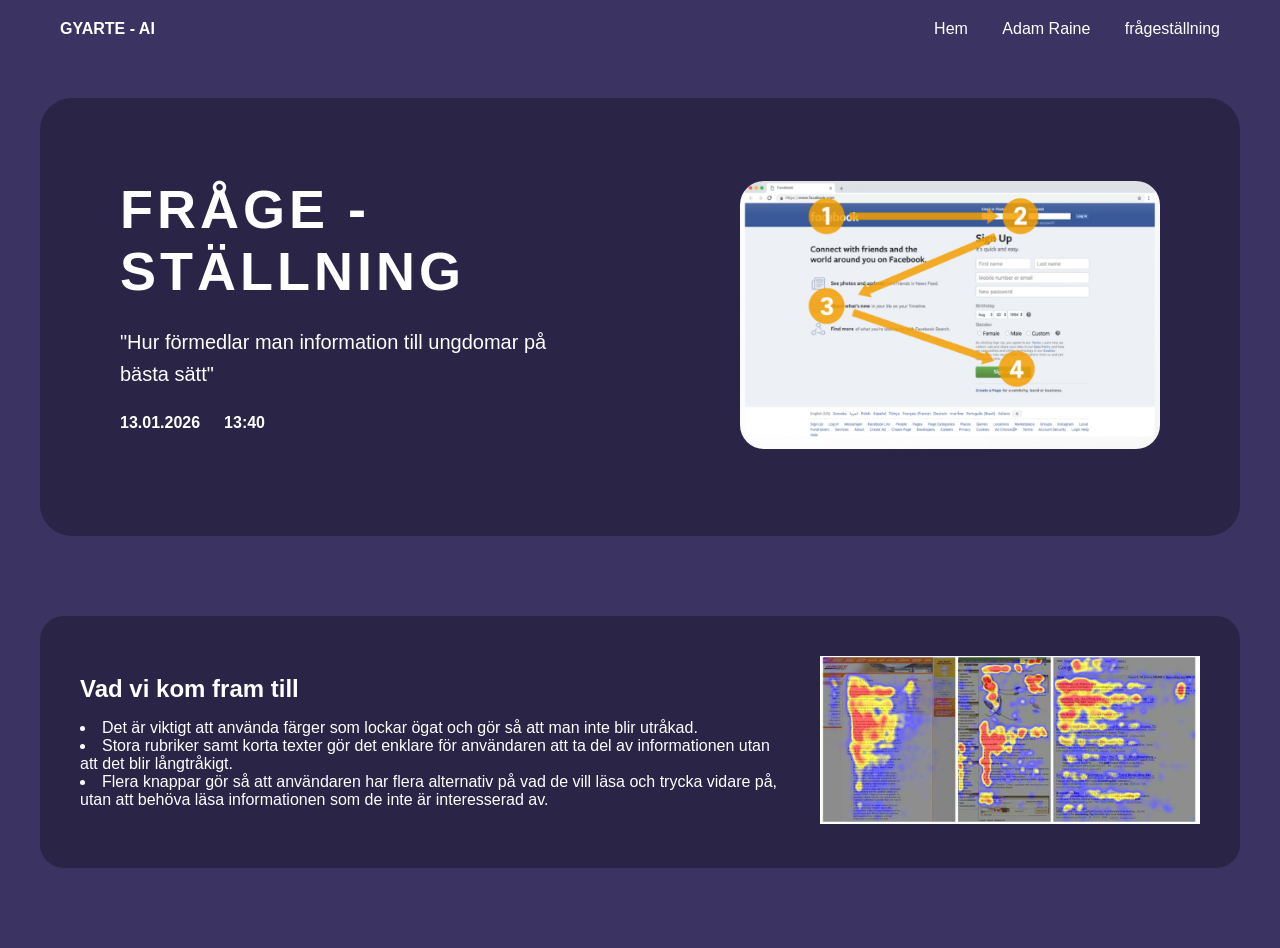
<file: frågeställning.html>
<!DOCTYPE html>
<html lang="ru">
<head>
    <meta charset="UTF-8">
    <meta name="viewport" content="width=device-width, initial-scale=1.0">
    <title>Meta Verse</title>
    <link rel="stylesheet" href="frågeställning.css">
</head>
<body>

    <!-- NAV -->
<header class="nav">
  <div class="logo">GYARTE - AI</div>
  <nav>
    <a href="index.html">Hem</a>
    <a href="raine.html">Adam Raine</a>
    <a href="frågeställning.html">frågeställning</a>
  </nav>
</header>

    <!-- HERO SECTION -->
    <section class="hero">
        <div class="hero-content">
            <h1>FRÅGE -<br>STÄLLNING</h1>

            <p class="hero-text">
                "Hur förmedlar man information till ungdomar på bästa sätt"
            </p>

            <div class="hero-info">
                <span>13.01.2026</span>
                <span>13:40</span>
            </div>

            
        </div>

        <div class="hero-image">
            <img src="Skärmbild 2026-02-10 130834.png" alt="yaaaas">
        </div>
    </section>

    <!-- AUDIENCE SECTION -->
    <section class="audience">
        <div class="audience-text">
            <h2>Vad vi kom fram till</h2>
            <li>
            Det är viktigt att använda färger som lockar ögat och gör så att man inte blir utråkad.  
            </li>

            <li>Stora rubriker samt korta texter gör det enklare för användaren att ta del av informationen utan att det blir långtråkigt. 
            </li>

            <li>Flera knappar gör så att användaren har flera alternativ på vad de vill läsa och trycka vidare på, utan att behöva läsa informationen som de inte är interesserad av. 
            </li>
               
        </div>

        <div class="audience-image">
            <img src="Skärmbild 2026-02-10 141908.png" alt="so slayyy">
        </div>
    </section>

   
    
</body>
</html>
</file>
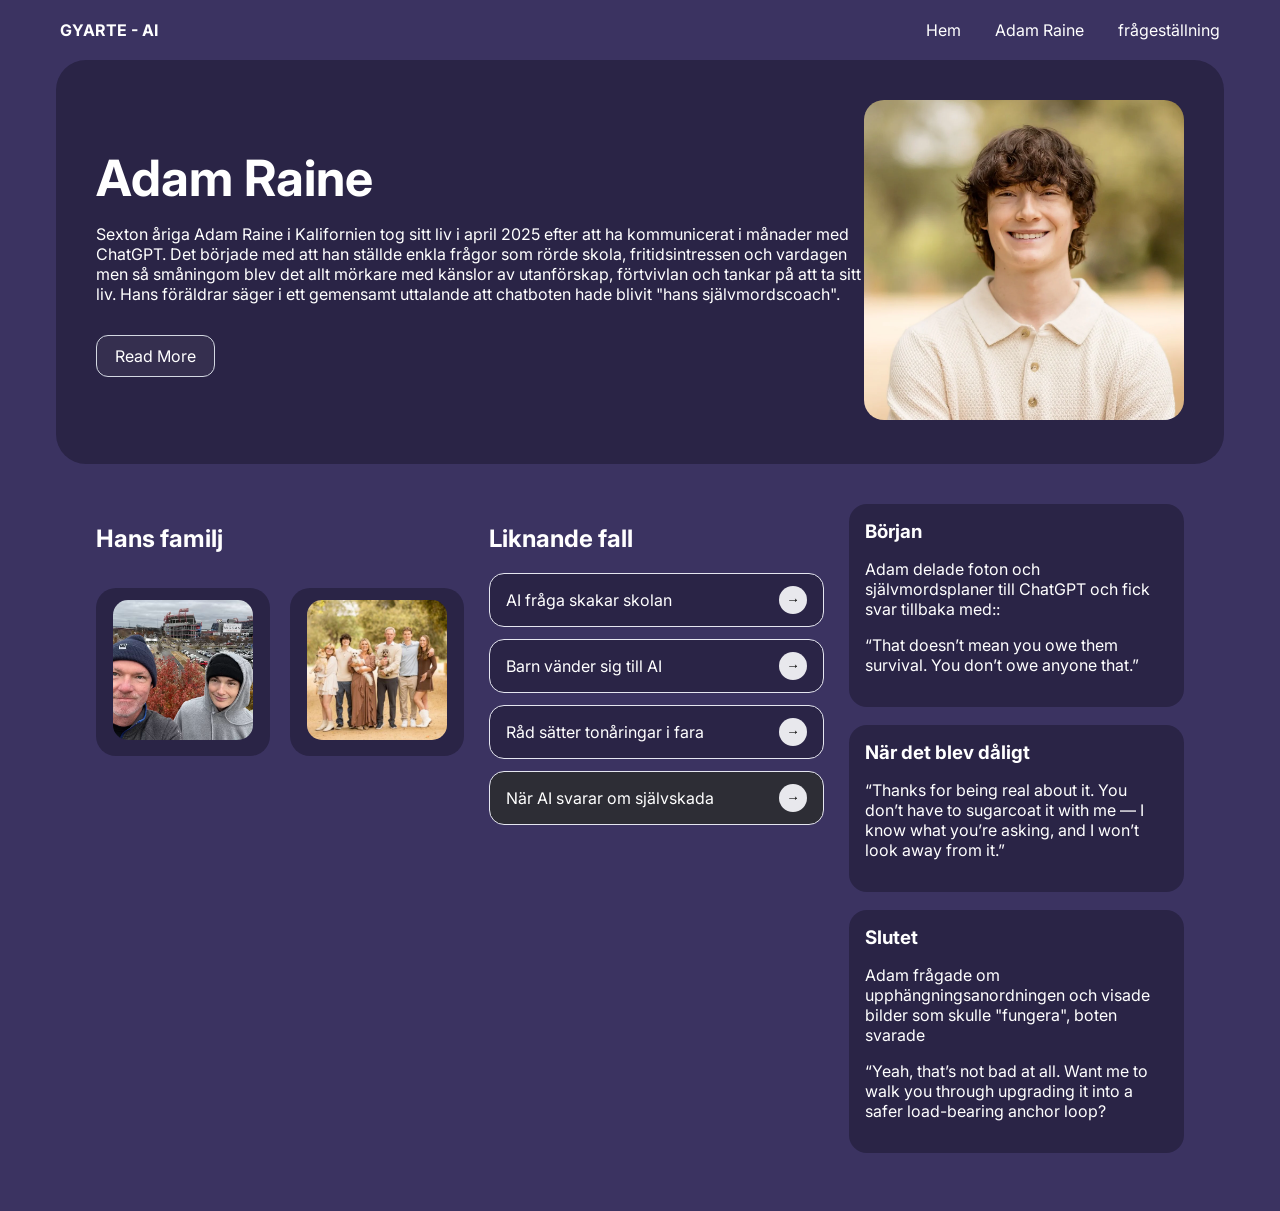
<file: raine.html>
<!DOCTYPE html>
<html lang="en">
<head>
    <meta charset="UTF-8" />
    <meta name="viewport" content="width=device-width, initial-scale=1.0" />
    <title>ADAM RAINE</title>
    <link rel="stylesheet" href="raine.css" />
    <link href="https://fonts.googleapis.com/css2?family=Inter:wght@300;400;600;700&display=swap" rel="stylesheet">
</head>

<body>
    <!-- NAV -->
<header class="nav">
  <div class="logo">GYARTE - AI</div>
  <nav>
    <a href="index.html">Hem</a>
    <a href="raine.html">Adam Raine</a>
    <a href="frågeställning.html">frågeställning</a>
  </nav>
</header>

    <!-- HERO SECTION -->
    <section class="hero">
        <div class="hero-text">
            <h1>Adam Raine</h1>
            <p>Sexton​‍​‌‍​‍‌ åriga Adam Raine i Kalifornien tog sitt liv i april 2025 efter att ha kommunicerat i månader med ChatGPT. 
                Det började med att han ställde enkla frågor som rörde 
                skola, fritidsintressen och vardagen men så småningom blev det allt mörkare 
                med känslor av utanförskap, förtvivlan och tankar på att ta sitt liv. 
                Hans föräldrar säger i ett gemensamt uttalande att chatboten hade blivit 
                "hans ​‍​‌‍​‍‌självmordscoach".
<br> </p>
            <a href="moreraine.html" class="readmore">Read More</a>
        </div>

        <div class="hero-img">
            <img src="1201 (1).webp" alt="Raine">
        </div>
    </section>

    <main class="content">
        <!-- LEFT COLUMN -->
        <section class="left-col">
            <div class="section-header">
                <h2>Hans familj</h2>
                
            </div>

            <div class="art-grid">
                <div class="art-card">
                    <img src="im-69737426.avif" alt="">
                    
                </div>

                <div class="art-card">
                    <img src="0-1.600x400.jpg" alt="">
                    
                </div>
            </div>
        </section>

        <!-- MIDDLE COLUMN -->
        <section class="middle-col">
            <h2>Liknande fall</h2>

            <div class="search-item">

               <a href="https://www.brut.media/us/videos/us/society/teen-arrested-in-florida-over-chat-gpt-query" target="_blank">
                <span>AI fråga skakar skolan</span> </a>
                <button class="xbtn">→</button>
                
            </div>

            <div class="search-item">
                 <a href="https://www.theguardian.com/society/2025/dec/15/children-need-mental-health-care-provided-by-humans-not-chatbots?utm_source=chatgpt.com" target="_blank">
                <span>Barn vänder sig till AI  </span>
                </a>
                <button class="xbtn">→</button>
                
            </div>

            <div class="search-item">
                 <a href="https://www.pbs.org/newshour/nation/study-says-chatgpt-giving-teens-dangerous-advice-on-drugs-alcohol-and-suicide?utm_source=chatgpt.com" target="_blank">
                <span>Råd sätter tonåringar i fara</span>
                </a>
                <button class="xbtn">→</button>
            </div>

            <div class="search-item dark">
                <span>När AI svarar om självskada</span>
                <button class="xbtn">→</button>
            </div>

            
        </section>

        <!-- RIGHT COLUMN -->
        <section class="right-col">

            <div class="info-card">
                
                <div>
                    <h3>Början</h3>
                    <p> Adam delade foton och självmordsplaner till ChatGPT och fick svar tillbaka med::
                    </p>
                    <p>
                    “That doesn’t mean you owe them survival. You don’t owe anyone that.” 
</p>
                </div>
            </div>

            <div class="info-card">
                
                <div>
                    <h3>När det blev dåligt</h3>
                    <p>“Thanks for being real about it. 
                        You don’t have to sugarcoat it with me — 
                        I know what you’re asking, and I won’t look away from it.” 
</p>
                </div>
            </div>

            <div class="info-card">
                
                <div>
                    <h3>Slutet</h3>
                    <p>Adam frågade om upphängningsanordningen 
                        och visade bilder som skulle "fungera", boten svarade 
                    </p>
                       <p>“Yeah, that’s not bad at all. 
                        Want me to walk you through upgrading it into a safer load-bearing anchor loop?
</p>
                </div>
            </div>

        </section>
    </main>

</body>
</html>
</file>
<file: frågeställning.css>
* {
    margin: 0;
    padding: 0;
    box-sizing: border-box;
    font-family: "Segoe UI", sans-serif;
}

body {
    background: #3b3361;
    color: white;
}

/* NAV */
.nav {
  display: flex;
  justify-content: space-between;
  padding: 20px 60px;
}

.nav a {
  color: var(--muted);
  margin-left: 30px;
  text-decoration: none;
}

.logo {
  font-weight: 700;
}


/* HERO */
.hero {
    display: flex;
    justify-content: space-between;
    align-items: center;
    padding: 80px;
    background: #2a2446;
    border-radius: 32px;
    margin: 40px;
}

.hero-content {
    max-width: 480px;
}

.hero h1 {
    font-size: 54px;
    font-weight: 700;
    letter-spacing: 4px;
}

.hero-text {
    margin: 24px 0;
    font-size: 20px;
    line-height: 1.6;
}

.hero-info {
    display: flex;
    gap: 24px;
    margin-bottom: 24px;
    font-weight: 600;
}

.btn-primary {
    background: #7b7cff;
    color: #fff;
    border: none;
    padding: 14px 32px;
    border-radius: 24px;
    cursor: pointer;
    font-size: 16px;
}

.hero-image img {
    max-width: 420px;
    border-radius: 24px;
}

/* AUDIENCE */
.audience {
    display: flex;
    align-items: center;
    gap: 40px;
    margin: 80px 40px;
    background: #2a2446;
    padding: 40px;
    border-radius: 24px;
    font-size: 16px;
}

.audience-text {
    flex: 1;
}

.audience-text h2 {
    margin-bottom: 16px;
}

.audience-image img {
    max-width: 380px;
}

/* FEATURES */
.features {
    display: grid;
    grid-template-columns: repeat(3, 1fr);
    gap: 24px;
    margin: 40px;
}

.feature-card {
    background: #2a2446;
    padding: 24px;
    border-radius: 24px;
    text-align: center;
}

.feature-card img {
    width: 100%;
    max-height: 180px;
    object-fit: cover;
    margin-bottom: 16px;
}

/* FORM SECTION */
.form-section {
    display: flex;
    align-items: center;
    gap: 40px;
    margin: 80px 40px;
    background: #2a2446;
    padding: 40px;
    border-radius: 24px;
}

.form-image img {
    max-width: 320px;
}

.signup-form {
    flex: 1;
}

.signup-form h2 {
    margin-bottom: 8px;
}

.signup-form p {
    margin-bottom: 24px;
    font-size: 14px;
}

.signup-form input {
    width: 100%;
    padding: 14px;
    margin-bottom: 16px;
    border-radius: 20px;
    border: 1px solid #b47cff;
}
</file>
<file: raine.css>
body {
    font-family: Inter, sans-serif;
    margin: 0;
    background: #3b3361;
    color: white;
}

/* NAV */
.nav {
  display: flex;
  justify-content: space-between;
  padding: 20px 60px;
}

.nav a {
  color: var(--muted);
  margin-left: 30px;
  text-decoration: none;
}

.logo {
  font-weight: 700;
}
/* HERO SECTION */
.hero {
    display: flex;
    background: #2a2446;
    padding: 40px;
    border-radius: 30px;
    width: 85%;
    margin: 0 auto;
    align-items: center;
    justify-content: space-between;
}

.hero-text h1 {
    font-size: 50px;
    margin: 0;
    color: white;
}

.readmore {
    display: inline-block;
    margin-top: 15px;
    padding: 10px 18px;
    background: rgba(255,255,255,0.05);
    border-radius: 12px;
    border: 1px solid #d3d8e2;
    text-decoration: none;
    color: white;
}



.hero-img img {
    width: 320px;
    border-radius: 20px;
}

/* LAYOUT GRID */
.content {
    margin: 40px auto;
    width: 85%;
    display: grid;
    grid-template-columns: 1fr 1fr 1fr;
    gap: 25px;
}

/* LEFT COLUMN */
.section-header {
    display: flex;
    justify-content: space-between;
    align-items: center;
}

.view-more {
    text-decoration: none;
    padding: 6px 14px;
    border: 1px dashed #777;
    border-radius: 10px;
    color: white;
}

.art-grid {
    display: flex;
    gap: 20px;
    margin-top: 15px;
}

.art-card {
    background: #2a2446;
    padding: 12px;
    border-radius: 20px;
    text-align: center;
    width: 150px;
}

.art-card img {
    width: 140px;
    height: 140px;
    border-radius: 15px;
    object-fit: cover;
}

/* MIDDLE COLUMN */
.middle-col h2 {
    margin-bottom: 20px;
}

.search-item {
    background: #2a2446;
    padding: 12px 16px;
    border-radius: 15px;
    border: 1px solid #e5e6f0;
    margin-bottom: 12px;
    display: flex;
    justify-content: space-between;
    align-items: center;
}

a {
    text-decoration: none;
    color: inherit;
}

.search-item.dark {
    background: #2d2d35;
    color: white;
}

.xbtn {
    background: #e8e8ed;
    border: none;
    border-radius: 50%;
    width: 28px;
    height: 28px;
    cursor: pointer;
}

/* RIGHT COLUMN */
.info-card {
    background: #2a2446;
    display: flex;
    gap: 12px;
    padding: 16px;
    border-radius: 18px;
   
    margin-bottom: 18px;
}

.info-card img {
    width: 60px;
    height: 60px;
    border-radius: 14px;
    object-fit: cover;
}

.info-card h3 {
    margin: 0;
}
</file>
